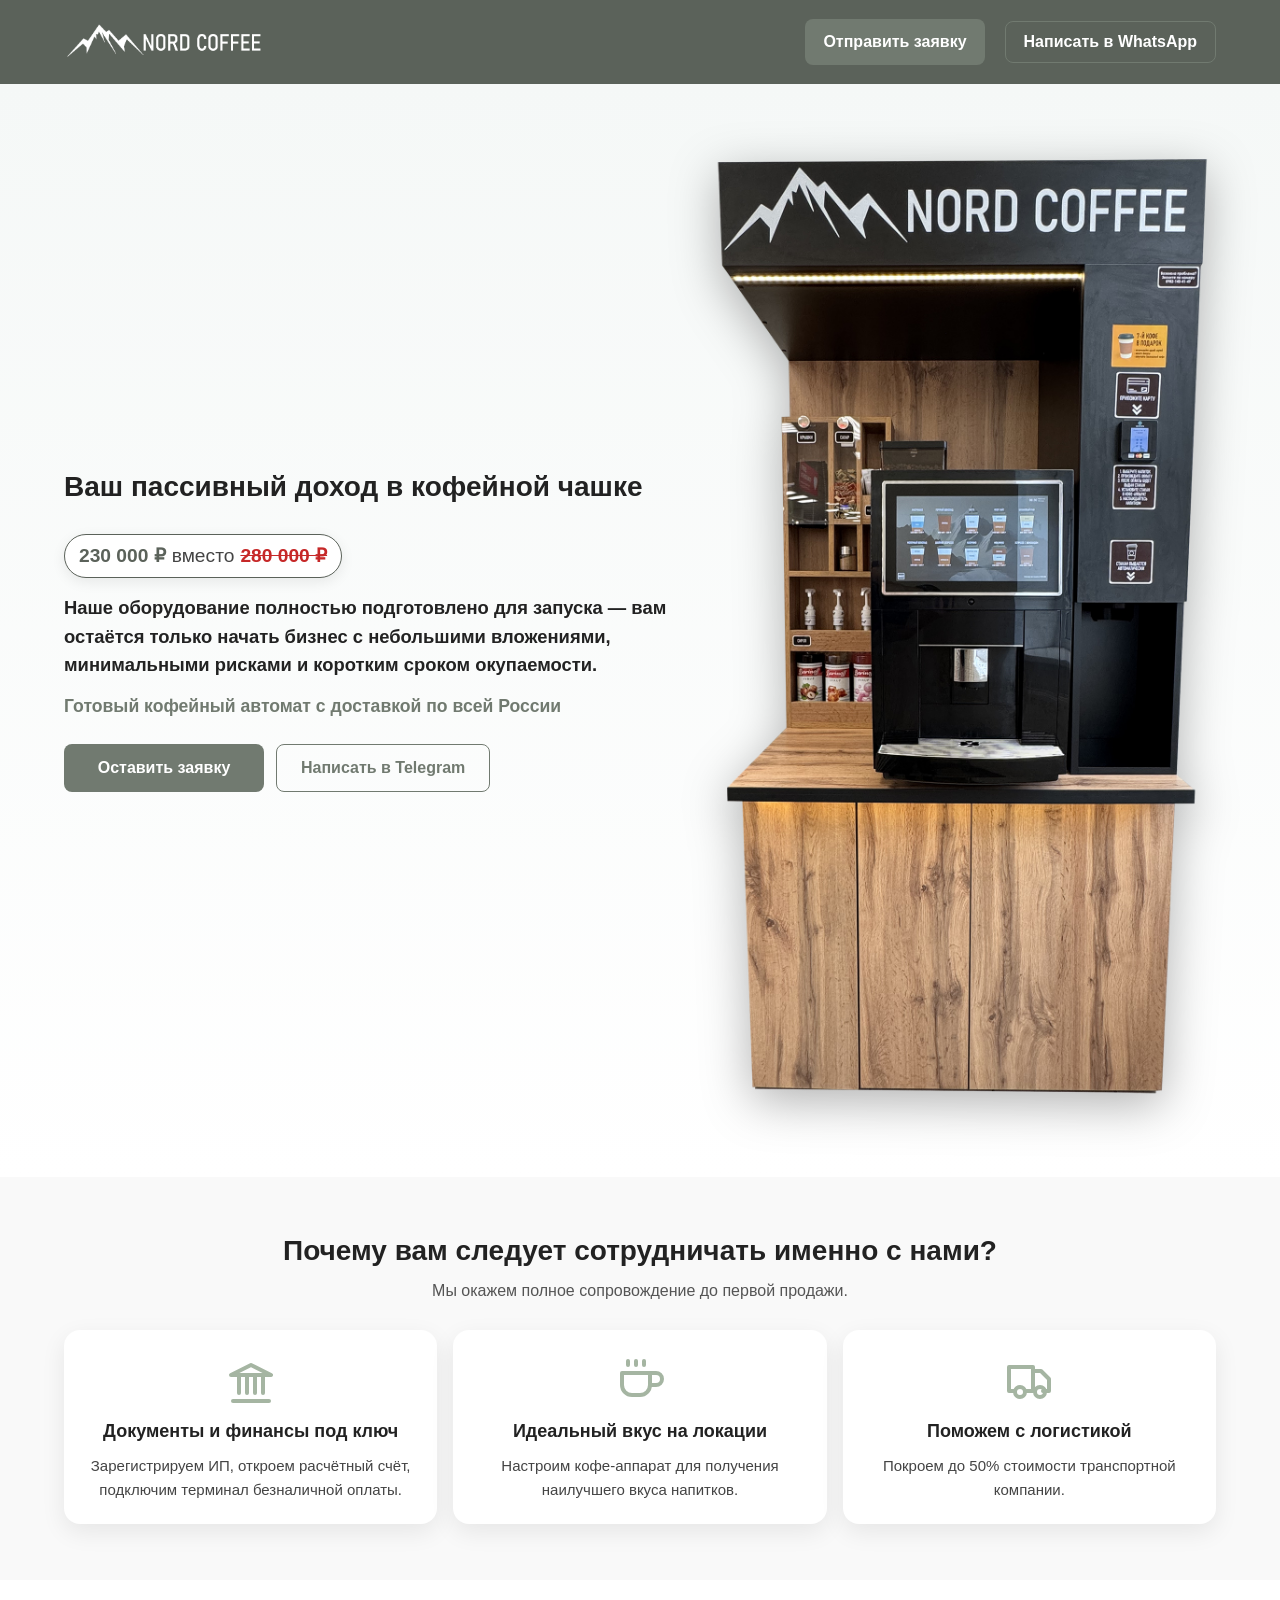
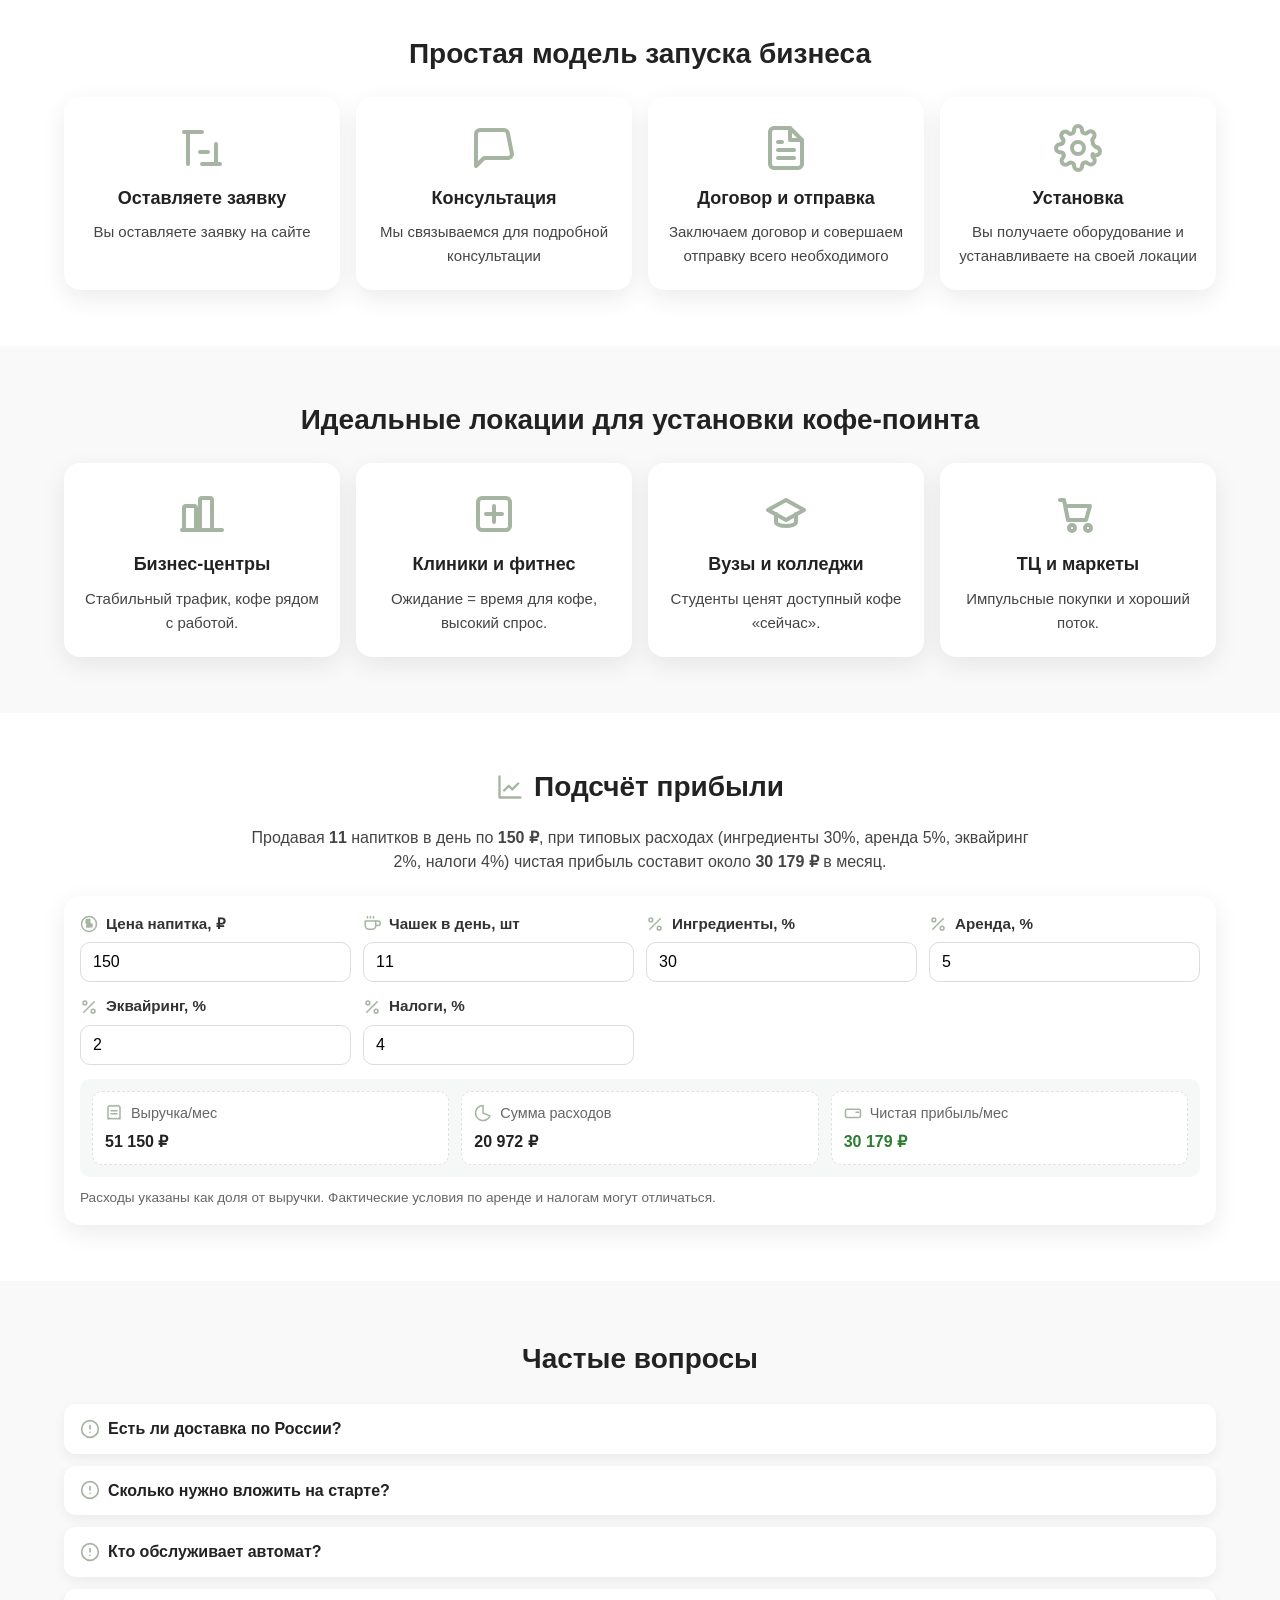
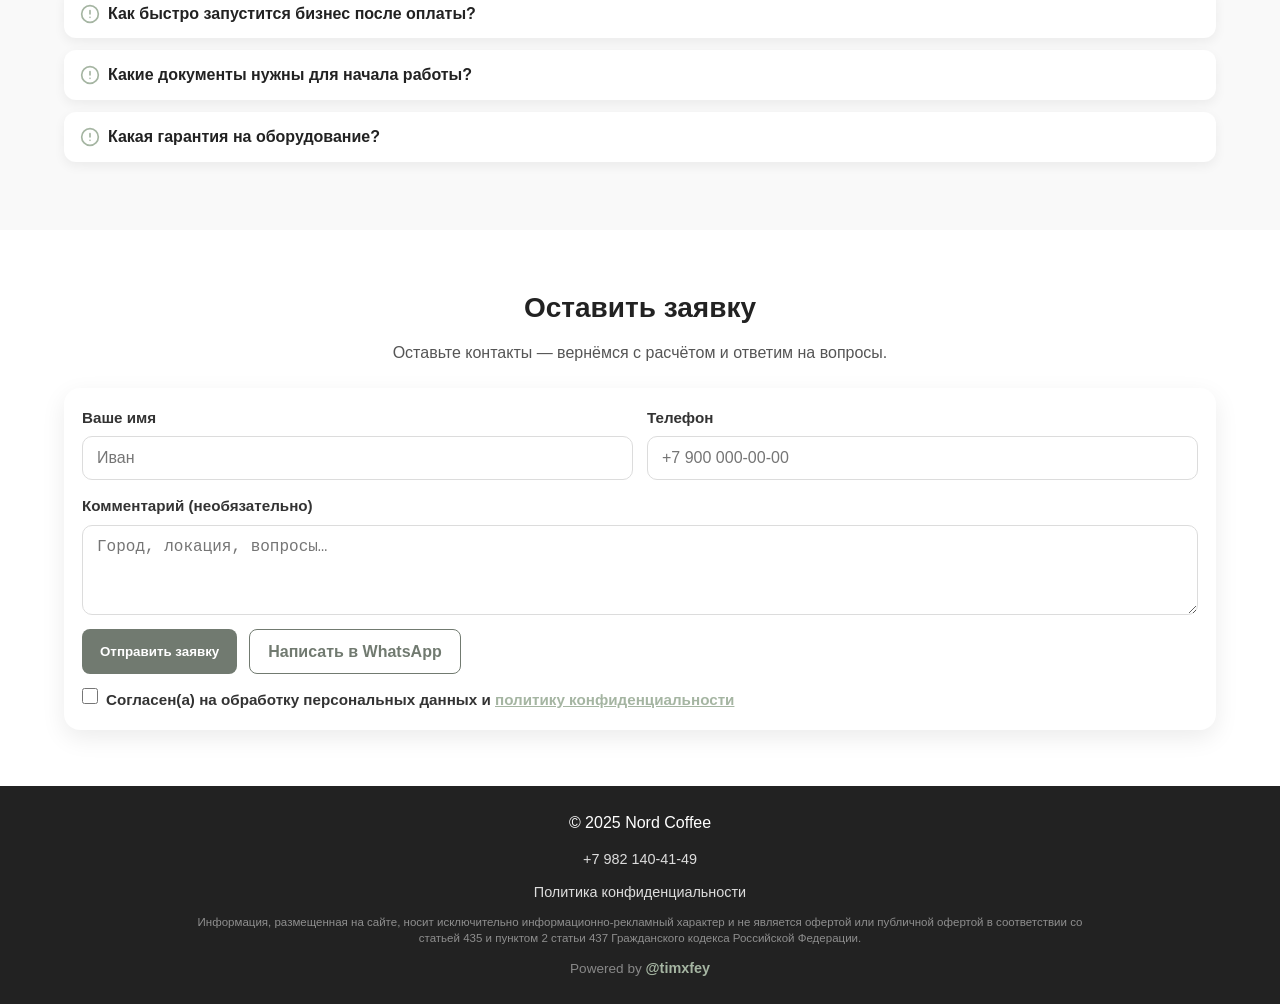
<file: index.html>
<!DOCTYPE html>
<html lang="ru">
<head>
  <meta charset="UTF-8"/>
  <meta name="viewport" content="width=device-width, initial-scale=1"/>
  <title>Nord Coffee</title>
  <link rel="stylesheet" href="style.css"/>
</head>
<body>
  <!-- Шапка -->
  <header class="header">
    <div class="container header__row">
      <div class="header__logo">
        <img src="images/logo.png" alt="Nord Coffee" class="logo-img"/>
      </div>
      <button class="burger" aria-label="Открыть меню"></button>
      <nav class="nav">
         <a href="#contacts" class="btn">Отправить заявку</a>
         <a href="https://wa.me/79821404149" target="_blank" rel="noopener" class="btn btn--ghost">Написать в WhatsApp</a>
      </nav>
    </div>
  </header>

  <!-- Hero -->
  <section id="hero" class="hero">
  <div class="container hero__grid">
    
    <!-- Левая часть: текст -->
    <div class="hero__text">
      <h1>Ваш пассивный доход в кофейной чашке</h1>

      <p class="price-badge">
        <span class="price-badge__now">230&nbsp;000 ₽</span>
        <span class="price-badge__sep">вместо</span>
        <span class="price-badge__old">280&nbsp;000 ₽</span>
      </p>

      <p class="hero-desc">
        Наше оборудование полностью подготовлено для запуска — вам остаётся только начать бизнес с небольшими вложениями,
        минимальными рисками и коротким сроком окупаемости.
      </p>

      <p class="hero-subtag">Готовый кофейный автомат с доставкой по всей России</p>

      <div class="hero__cta">
        <a href="#contacts" class="btn">Оставить заявку</a>
        <a href="https://t.me/nordcoffeee" target="_blank" rel="noopener" class="btn btn--ghost">Написать в Telegram</a>
      </div>
    </div>

    <!-- Правая часть: картинка -->
    <div class="hero__img">
      <img src="images/coffee-point.png" alt="Кофе-поинт Nord Coffee"/>
    </div>

  </div>
</section>



  <!-- Почему мы -->
<section id="why-us" class="section why">
  <div class="container">
    <h2 class="why__title">Почему вам следует сотрудничать именно с нами?</h2>
    <p class="why__lead">Мы окажем полное сопровождение до первой продажи.</p>

    <ul class="why__cards">
      <li class="why__card">
        <!-- landmark -->
        <svg class="why__icon" viewBox="0 0 24 24" fill="none" stroke="currentColor" stroke-width="2"
             stroke-linecap="round" stroke-linejoin="round" aria-hidden="true">
          <path d="M3 22h18"/>
          <path d="M6 18V9"/>
          <path d="M10 18V9"/>
          <path d="M14 18V9"/>
          <path d="M18 18V9"/>
          <path d="M2 9l10-5 10 5z"/>
        </svg>
        <h3>Документы и финансы под ключ</h3>
        <p>Зарегистрируем ИП, откроем расчётный счёт, подключим терминал безналичной оплаты.</p>
      </li>

      <li class="why__card">
        <!-- coffee -->
        <svg class="why__icon" viewBox="0 0 24 24" fill="none" stroke="currentColor" stroke-width="2"
             stroke-linecap="round" stroke-linejoin="round" aria-hidden="true">
          <path d="M17 8h3a3 3 0 0 1 0 6h-3"/>
          <path d="M3 8h14v6a5 5 0 0 1-5 5H8a5 5 0 0 1-5-5Z"/>
          <path d="M6 2v2"/>
          <path d="M10 2v2"/>
          <path d="M14 2v2"/>
        </svg>
        <h3>Идеальный вкус на локации</h3>
        <p>Настроим кофе-аппарат для получения наилучшего вкуса напитков.</p>
      </li>

      <li class="why__card">
        <!-- truck -->
        <svg class="why__icon" viewBox="0 0 24 24" fill="none" stroke="currentColor" stroke-width="2"
             stroke-linecap="round" stroke-linejoin="round" aria-hidden="true">
          <path d="M10 17h4V5H2v12h3"/>
          <path d="M14 7h4l4 4v6h-3"/>
          <circle cx="7.5" cy="17.5" r="2.5"/>
          <circle cx="17.5" cy="17.5" r="2.5"/>
        </svg>
        <h3>Поможем с логистикой</h3>
        <p>Покроем до 50% стоимости транспортной компании.</p>
      </li>
    </ul>
  </div>
</section>


<!-- Простая модель запуска бизнеса -->
<section id="steps" class="section steps">
  <div class="container">
    <h2 class="steps__title">Простая модель запуска бизнеса</h2>

    <ul class="steps__grid">
      <li class="steps__item">
        <!-- заявка -->
        <svg class="steps__icon" viewBox="0 0 24 24" fill="none" stroke="currentColor"
             stroke-width="2" stroke-linecap="round" stroke-linejoin="round">
          <path d="M12 20h9" />
          <path d="M12 4H3" />
          <path d="M5 20V4" />
          <path d="M19 20V10" />
          <path d="M15 14h-4" />
        </svg>
        <h3>Оставляете заявку</h3>
        <p>Вы оставляете заявку на сайте</p>
      </li>

      <li class="steps__item">
        <!-- консультация -->
        <svg class="steps__icon" viewBox="0 0 24 24" fill="none" stroke="currentColor"
             stroke-width="2" stroke-linecap="round" stroke-linejoin="round">
          <path d="M21 15a2 2 0 0 1-2 2H7l-4 4V5a2 2 0 0 1 2-2h12a2 2 0 0 1 2 2z"/>
        </svg>
        <h3>Консультация</h3>
        <p>Мы связываемся для подробной консультации</p>
      </li>

      <li class="steps__item">
        <!-- договор -->
        <svg class="steps__icon" viewBox="0 0 24 24" fill="none" stroke="currentColor"
             stroke-width="2" stroke-linecap="round" stroke-linejoin="round">
          <path d="M14 2H6a2 2 0 0 0-2 2v16a2 2 0 0 0 2 2h12a2 2 0 0 0 2-2V8z"/>
          <path d="M14 2v6h6"/>
          <path d="M16 13H8"/>
          <path d="M16 17H8"/>
          <path d="M10 9H8"/>
        </svg>
        <h3>Договор и отправка</h3>
        <p>Заключаем договор и совершаем отправку всего необходимого</p>
      </li>

      <li class="steps__item">
        <!-- установка -->
        <svg class="steps__icon" viewBox="0 0 24 24" fill="none" stroke="currentColor"
             stroke-width="2" stroke-linecap="round" stroke-linejoin="round">
          <circle cx="12" cy="12" r="3"/>
          <path d="M19.4 15a1.65 1.65 0 0 0 .33 1.82l.06.06a2 2 0 0 1-2.83 2.83l-.06-.06a1.65 1.65 0 0 0-1.82-.33
                   1.65 1.65 0 0 0-1 1.51V21a2 2 0 0 1-4 0v-.09a1.65 1.65 0 0 0-1-1.51
                   1.65 1.65 0 0 0-1.82.33l-.06.06a2 2 0 0 1-2.83-2.83l.06-.06
                   a1.65 1.65 0 0 0 .33-1.82 1.65 1.65 0 0 0-1.51-1H3a2 2 0 0 1 0-4h.09
                   a1.65 1.65 0 0 0 1.51-1 1.65 1.65 0 0 0-.33-1.82l-.06-.06
                   a2 2 0 0 1 2.83-2.83l.06.06a1.65 1.65 0 0 0 1.82.33H9
                   a1.65 1.65 0 0 0 1-1.51V3a2 2 0 0 1 4 0v.09
                   a1.65 1.65 0 0 0 1 1.51 1.65 1.65 0 0 0 1.82-.33l.06-.06
                   a2 2 0 0 1 2.83 2.83l-.06.06a1.65 1.65 0 0 0-.33 1.82V9
                   c0 .69.28 1.35.77 1.83.48.48 1.14.77 1.83.77H21a2 2 0 0 1 0 4h-.09
                   a1.65 1.65 0 0 0-1.51 1z"/>
        </svg>
        <h3>Установка</h3>
        <p>Вы получаете оборудование и устанавливаете на своей локации</p>
      </li>
    </ul>
  </div>
</section>



<!-- Идеальные локации для установки кофе-поинта -->
<section id="locations" class="section loc">
  <div class="container">
    <h2 class="loc__title">Идеальные локации для установки кофе-поинта</h2>

    <ul class="loc__cards">
      <li class="loc__card">
        <!-- Бизнес-центры -->
        <svg class="loc__icon" viewBox="0 0 24 24" fill="none" stroke="currentColor"
             stroke-width="2" stroke-linecap="round" stroke-linejoin="round" aria-hidden="true">
          <rect x="3" y="8" width="6" height="12" rx="1"></rect>
          <rect x="11" y="4" width="6" height="16" rx="1"></rect>
          <path d="M2 20h20"></path>
        </svg>
        <h3>Бизнес-центры</h3>
        <p>Стабильный трафик, кофе рядом с работой.</p>
      </li>

      <li class="loc__card">
        <!-- Клиники и фитнес -->
        <svg class="loc__icon" viewBox="0 0 24 24" fill="none" stroke="currentColor"
             stroke-width="2" stroke-linecap="round" stroke-linejoin="round" aria-hidden="true">
          <rect x="4" y="4" width="16" height="16" rx="2"></rect>
          <path d="M12 8v8M8 12h8"></path>
        </svg>
        <h3>Клиники и фитнес</h3>
        <p>Ожидание = время для кофе, высокий спрос.</p>
      </li>

      <li class="loc__card">
        <!-- Вузы и колледжи -->
        <svg class="loc__icon" viewBox="0 0 24 24" fill="none" stroke="currentColor"
             stroke-width="2" stroke-linecap="round" stroke-linejoin="round" aria-hidden="true">
          <polygon points="12,5 3,10 12,15 21,10 12,5"></polygon>
          <path d="M7 12v4c0 1.1 2.24 2 5 2s5-.9 5-2v-4"></path>
        </svg>
        <h3>Вузы и колледжи</h3>
        <p>Студенты ценят доступный кофе «сейчас».</p>
      </li>

      <li class="loc__card">
        <!-- ТЦ и маркеты -->
        <svg class="loc__icon" viewBox="0 0 24 24" fill="none" stroke="currentColor"
             stroke-width="2" stroke-linecap="round" stroke-linejoin="round" aria-hidden="true">
          <path d="M3 5h2l2 10h9l2-7H7"></path>
          <circle cx="9" cy="19" r="1.5"></circle>
          <circle cx="17" cy="19" r="1.5"></circle>
        </svg>
        <h3>ТЦ и маркеты</h3>
        <p>Импульсные покупки и хороший поток.</p>
      </li>
    </ul>
  </div>
</section>

<!-- Подсчет прибыли -->
<section id="profit" class="section profit">
  <div class="container">
    <h2 class="profit__title">
      <!-- line-chart -->
      <svg class="profit__title-icon" viewBox="0 0 24 24" fill="none" stroke="currentColor"
           stroke-width="2" stroke-linecap="round" stroke-linejoin="round" aria-hidden="true">
        <path d="M3 3v18h18"/>
        <path d="M19 9l-5 5-3-3-4 4"/>
      </svg>
      Подсчёт прибыли
    </h2>


<p class="profit__lead">
  Продавая <strong>11</strong> напитков в день по <strong>150 ₽</strong>, 
  при типовых расходах (ингредиенты 30%, аренда 5%, эквайринг 2%, налоги 4%) 
  чистая прибыль составит около <strong>30&nbsp;179 ₽</strong> в месяц.
</p>


    <form class="calc" id="profit-calc" onsubmit="return false;">
      <div class="calc__grid">
        <div class="calc__group">
          <label>
            <!-- circle-dollar-sign -->
            <svg class="calc__icon" viewBox="0 0 24 24" fill="none" stroke="currentColor"
                 stroke-width="2" stroke-linecap="round" stroke-linejoin="round">
              <circle cx="12" cy="12" r="10"></circle>
              <path d="M16 12a4 4 0 0 1-4 4H9v-2h3a2 2 0 1 0 0-4H10a2 2 0 1 1 0-4h3v2h-3a2 2 0 1 0 0 4h2a4 4 0 0 1 4 4z"></path>
            </svg>
            Цена напитка, ₽
          </label>
          <input type="number" name="price" min="50" step="10" value="150" inputmode="numeric">
        </div>

        <div class="calc__group">
          <label>
            <!-- coffee -->
            <svg class="calc__icon" viewBox="0 0 24 24" fill="none" stroke="currentColor"
                 stroke-width="2" stroke-linecap="round" stroke-linejoin="round">
              <path d="M17 8h3a3 3 0 0 1 0 6h-3"/>
              <path d="M3 8h14v6a5 5 0 0 1-5 5H8a5 5 0 0 1-5-5Z"/>
              <path d="M6 2v2M10 2v2M14 2v2"/>
            </svg>
            Чашек в день, шт
          </label>
          <input type="number" name="cups" min="1" step="1" value="11" inputmode="numeric">
        </div>

        <div class="calc__group">
          <label>
            <!-- percent -->
            <svg class="calc__icon" viewBox="0 0 24 24" fill="none" stroke="currentColor"
                 stroke-width="2" stroke-linecap="round" stroke-linejoin="round">
              <line x1="19" y1="5" x2="5" y2="19"/>
              <circle cx="6.5" cy="6.5" r="2.5"/>
              <circle cx="17.5" cy="17.5" r="2.5"/>
            </svg>
            Ингредиенты, %
          </label>
          <input type="number" name="ingredients" min="0" max="100" step="1" value="30" inputmode="numeric">
        </div>

        <div class="calc__group">
          <label>
            <svg class="calc__icon" viewBox="0 0 24 24" fill="none" stroke="currentColor"
                 stroke-width="2" stroke-linecap="round" stroke-linejoin="round">
              <line x1="19" y1="5" x2="5" y2="19"/>
              <circle cx="6.5" cy="6.5" r="2.5"/>
              <circle cx="17.5" cy="17.5" r="2.5"/>
            </svg>
            Аренда, %
          </label>
          <input type="number" name="rent" min="0" max="100" step="1" value="5" inputmode="numeric">
        </div>

        <div class="calc__group">
          <label>
            <svg class="calc__icon" viewBox="0 0 24 24" fill="none" stroke="currentColor"
                 stroke-width="2" stroke-linecap="round" stroke-linejoin="round">
              <line x1="19" y1="5" x2="5" y2="19"/>
              <circle cx="6.5" cy="6.5" r="2.5"/>
              <circle cx="17.5" cy="17.5" r="2.5"/>
            </svg>
            Эквайринг, %
          </label>
          <input type="number" name="acq" min="0" max="100" step="1" value="2" inputmode="numeric">
        </div>

        <div class="calc__group">
          <label>
            <svg class="calc__icon" viewBox="0 0 24 24" fill="none" stroke="currentColor"
                 stroke-width="2" stroke-linecap="round" stroke-linejoin="round">
              <line x1="19" y1="5" x2="5" y2="19"/>
              <circle cx="6.5" cy="6.5" r="2.5"/>
              <circle cx="17.5" cy="17.5" r="2.5"/>
            </svg>
            Налоги, %
          </label>
          <input type="number" name="tax" min="0" max="100" step="1" value="4" inputmode="numeric">
        </div>
      </div>

      <div class="calc__result" aria-live="polite">
        <div>
          <span class="calc__result-label">
            <!-- receipt -->
            <svg viewBox="0 0 24 24" class="calc__result-icon" fill="none" stroke="currentColor"
                 stroke-width="2" stroke-linecap="round" stroke-linejoin="round">
              <path d="M12 2l1.5 1L15 2l1.5 1L18 2l2 2v16l-2-1-1.5 1L15 19l-1.5 1L12 19l-1.5 1L9 19l-1.5 1L6 19l-2 1V4l2-2 1.5 1L9 2l1.5 1L12 2z"/>
              <path d="M8 13h8M8 9h8"/>
            </svg>
            Выручка/мес
          </span>
          <strong id="rev">—</strong>
        </div>
        <div>
          <span class="calc__result-label">
            <!-- pie-chart -->
            <svg viewBox="0 0 24 24" class="calc__result-icon" fill="none" stroke="currentColor"
                 stroke-width="2" stroke-linecap="round" stroke-linejoin="round">
              <path d="M21.21 15.89A10 10 0 1 1 12 2v10l9.21 3.89z"/>
            </svg>
            Сумма расходов
          </span>
          <strong id="costs">—</strong>
        </div>
        <div class="calc__net">
          <span class="calc__result-label">
            <!-- wallet -->
            <svg viewBox="0 0 24 24" class="calc__result-icon" fill="none" stroke="currentColor"
                 stroke-width="2" stroke-linecap="round" stroke-linejoin="round">
              <path d="M20 7H4a2 2 0 0 0-2 2v7a2 2 0 0 0 2 2h16a2 2 0 0 0 2-2V9a2 2 0 0 0-2-2z"/>
              <path d="M16 11h4"/>
            </svg>
            Чистая прибыль/мес
          </span>
          <strong id="net">—</strong>
        </div>
      </div>

      <p class="calc__note">Расходы указаны как доля от выручки. Фактические условия по аренде и налогам могут отличаться.</p>
    </form>
  </div>
</section>

<!--ЧЗВ-->
<section id="faq" class="section faq">
  <div class="container">
    <h2 class="faq__title">Частые вопросы</h2>

    <details class="faq__item">
      <summary>
        <svg class="faq__icon" viewBox="0 0 24 24" fill="none" stroke="currentColor"
             stroke-width="2" stroke-linecap="round" stroke-linejoin="round">
          <circle cx="12" cy="12" r="10"/>
          <path d="M12 8v4"/>
          <path d="M12 16h.01"/>
        </svg>
        Есть ли доставка по России?
      </summary>
      <div class="faq__a">
        Да. Отправляем из Сургута по всей стране, поможем с логистикой и подключением. Покрываем до 50% стоимости транспортной компании.
      </div>
    </details>

    <details class="faq__item">
      <summary>
        <svg class="faq__icon" viewBox="0 0 24 24" fill="none" stroke="currentColor"
             stroke-width="2" stroke-linecap="round" stroke-linejoin="round">
          <circle cx="12" cy="12" r="10"/>
          <path d="M12 8v4"/>
          <path d="M12 16h.01"/>
        </svg>
        Сколько нужно вложить на старте?
      </summary>
      <div class="faq__a">
        Зависит от модели и локации. На созвоне подберём оптимальный бюджет и окупаемость.
      </div>
    </details>

    <details class="faq__item">
      <summary>
        <svg class="faq__icon" viewBox="0 0 24 24" fill="none" stroke="currentColor"
             stroke-width="2" stroke-linecap="round" stroke-linejoin="round">
          <circle cx="12" cy="12" r="10"/>
          <path d="M12 8v4"/>
          <path d="M12 16h.01"/>
        </svg>
        Кто обслуживает автомат?
      </summary>
      <div class="faq__a">
        Обучаем вас или вашего сотрудника. Даём регламенты, помогаем выстроить сервис.
      </div>
    </details>

    <details class="faq__item">
      <summary>
        <svg class="faq__icon" viewBox="0 0 24 24" fill="none" stroke="currentColor"
             stroke-width="2" stroke-linecap="round" stroke-linejoin="round">
          <circle cx="12" cy="12" r="10"/>
          <path d="M12 8v4"/>
          <path d="M12 16h.01"/>
        </svg>
        Как быстро запустится бизнес после оплаты?
      </summary>
      <div class="faq__a">
        Обычно подготовка и отправка занимают до 14 дней. Доставка зависит от региона.
      </div>
    </details>

    <details class="faq__item">
      <summary>
        <svg class="faq__icon" viewBox="0 0 24 24" fill="none" stroke="currentColor"
             stroke-width="2" stroke-linecap="round" stroke-linejoin="round">
          <circle cx="12" cy="12" r="10"/>
          <path d="M12 8v4"/>
          <path d="M12 16h.01"/>
        </svg>
        Какие документы нужны для начала работы?
      </summary>
      <div class="faq__a">
        Достаточно регистрации ИП или ООО. Поможем с открытием расчётного счёта и подключением эквайринга.
      </div>
    </details>

    <details class="faq__item">
      <summary>
        <svg class="faq__icon" viewBox="0 0 24 24" fill="none" stroke="currentColor"
             stroke-width="2" stroke-linecap="round" stroke-linejoin="round">
          <circle cx="12" cy="12" r="10"/>
          <path d="M12 8v4"/>
          <path d="M12 16h.01"/>
        </svg>
        Какая гарантия на оборудование?
      </summary>
      <div class="faq__a">
        Гарантия — 1 год. Есть постгарантийное сопровождение и поддержка по рецептам и настройке.
      </div>
    </details>
  </div>
</section>

<!--ОС-->
<section id="contacts" class="section lead">
  <div class="container">
    <h2 class="lead__title">Оставить заявку</h2>
    <p class="lead__lead">Оставьте контакты — вернёмся с расчётом и ответим на вопросы.</p>

    <form id="lead-form" class="lead__form" novalidate>
      <div class="lead__group">
        <label>Ваше имя</label>
        <input type="text" name="name" placeholder="Иван" required autocomplete="name">
      </div>

      <div class="lead__group">
        <label>Телефон</label>
        <input type="tel" name="phone" placeholder="+7 900 000-00-00" required inputmode="tel" autocomplete="tel">
      </div>

      <div class="lead__group lead__group--full">
        <label>Комментарий (необязательно)</label>
        <textarea name="msg" rows="3" placeholder="Город, локация, вопросы…"></textarea>
      </div>

      <div class="lead__actions">
        <button type="submit" class="btn">Отправить заявку</button>
        <a class="btn btn--ghost" href="https://wa.me/79821404149" target="_blank" rel="noopener">Написать в WhatsApp</a>
      </div>

      <label class="lead__agree">
        <input type="checkbox" required>
        <span>Согласен(а) на обработку персональных данных и <a href="docs/privacy.html" target="_blank">политику конфиденциальности</a></span>
      </label>
    </form>

    <!-- Сообщение об успехе -->
    <div id="lead-toast" class="toast" role="status" aria-live="polite">Заявка отправлена. Свяжемся в ближайшее время.</div>
  </div>
</section>

  <script src="script.js"></script>
</body>
<footer class="footer">
  <div class="container footer__row">
    <p>© 2025 Nord Coffee</p>
    <p><a href="tel:+79821404149">+7 982 140-41-49</a></p>

    <a href="docs/privacy.html" target="_blank" rel="noopener">Политика конфиденциальности</a>

    <p class="disclaimer">
      Информация, размещенная на сайте, носит исключительно информационно-рекламный характер
      и не является офертой или публичной офертой в соответствии со статьей 435 и пунктом 2
      статьи 437 Гражданского кодекса Российской Федерации.
    </p>

    <p class="powered">
      Powered by <a href="https://t.me/timxfey" target="_blank" rel="noopener">@timxfey</a>
    </p>
  </div>
</footer>

</html>
</file>
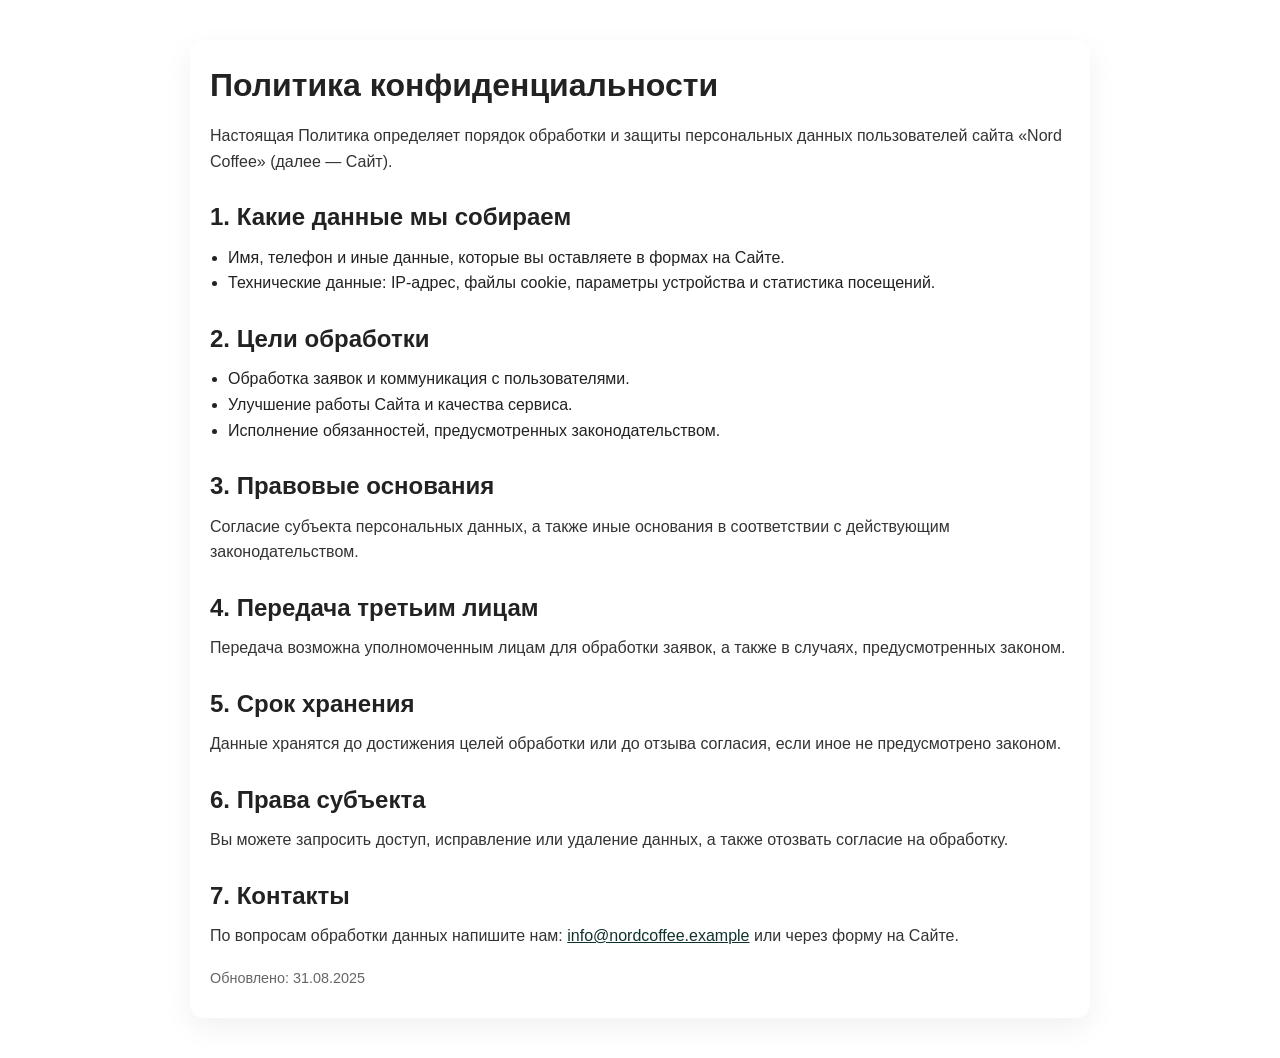
<file: docs/privacy.html>
<!DOCTYPE html>
<html lang="ru">
<head>
  <meta charset="UTF-8"/>
  <meta name="viewport" content="width=device-width, initial-scale=1"/>
  <title>Политика конфиденциальности — Nord Coffee</title>
  <meta name="robots" content="noindex"/>
  <link rel="stylesheet" href="../style.css"/>
  <style>
    .doc{max-width:900px;margin:40px auto;padding:20px;background:#fff;border-radius:14px;box-shadow:0 10px 30px rgba(0,0,0,.06)}
    .doc h1{margin-bottom:12px}
    .doc h2{margin-top:24px;margin-bottom:8px}
    .doc p{margin:8px 0;color:#333}
    .doc ul{margin:8px 0 8px 18px}
    .doc a{color:#10322C}
  </style>
</head>
<body>
  <main class="doc">
    <h1>Политика конфиденциальности</h1>
    <p>Настоящая Политика определяет порядок обработки и защиты персональных данных пользователей сайта «Nord Coffee» (далее — Сайт).</p>

    <h2>1. Какие данные мы собираем</h2>
    <ul>
      <li>Имя, телефон и иные данные, которые вы оставляете в формах на Сайте.</li>
      <li>Технические данные: IP-адрес, файлы cookie, параметры устройства и статистика посещений.</li>
    </ul>

    <h2>2. Цели обработки</h2>
    <ul>
      <li>Обработка заявок и коммуникация с пользователями.</li>
      <li>Улучшение работы Сайта и качества сервиса.</li>
      <li>Исполнение обязанностей, предусмотренных законодательством.</li>
    </ul>

    <h2>3. Правовые основания</h2>
    <p>Согласие субъекта персональных данных, а также иные основания в соответствии с действующим законодательством.</p>

    <h2>4. Передача третьим лицам</h2>
    <p>Передача возможна уполномоченным лицам для обработки заявок, а также в случаях, предусмотренных законом.</p>

    <h2>5. Срок хранения</h2>
    <p>Данные хранятся до достижения целей обработки или до отзыва согласия, если иное не предусмотрено законом.</p>

    <h2>6. Права субъекта</h2>
    <p>Вы можете запросить доступ, исправление или удаление данных, а также отозвать согласие на обработку.</p>

    <h2>7. Контакты</h2>
    <p>По вопросам обработки данных напишите нам: <a href="mailto:info@nordcoffee.example">info@nordcoffee.example</a> или через форму на Сайте.</p>

    <p style="margin-top:18px;font-size:.9rem;color:#666">Обновлено: 31.08.2025</p>
  </main>
</body>
</html>
</file>
<file: style.css>
/* Сброс */
* {
  margin: 0;
  padding: 0;
  box-sizing: border-box;
}

body {
  font-family: Inter, Arial, sans-serif;
  line-height: 1.6;
  color: #222;
  background: #fff;
}

.container {
  width: 90%;
  max-width: 1200px;
  margin: auto;
}

/* Шапка */
.header {
  background: #5b625a; /* живой зелёный */
  color: #fff;
  padding: 12px 0;
  position: sticky;
  top: 0;
  z-index: 10;
}

.header__row {
  display: flex;
  align-items: center;
  justify-content: space-between;
  gap: 20px;
}

.header__logo {
  display: flex;
  flex-direction: column;
  align-items: flex-start;
}

.logo-img {
  height: 60px; /* увеличенное лого */
  object-fit: contain;
}

.logo-text {
  font-size: 0.9rem;
  color: #fff; /* белый текст под логотипом */
  margin-top: 4px;
}

.nav {
  display: flex;
  gap: 20px;
  align-items: center;
}

.nav a {
  color: #fff; /* белые ссылки */
  text-decoration: none;
  font-weight: 600;
  padding: 10px 18px;
  border-radius: 8px;
  transition: 0.2s;
}

.nav a:hover {
  background: rgba(255, 255, 255, 0.12);
}

/* Бургер */
.burger {
  display: none;
  width: 32px;
  height: 32px;
  background: none;
  border: 0;
  position: relative;
  cursor: pointer;
}

.burger::before,
.burger::after {
  content: "";
  position: absolute;
  left: 6px;
  right: 6px;
  height: 2px;
  background: #fff; /* белые полоски на зелёной шапке */
  transition: 0.2s;
}

.burger::before {
  top: 10px;
}

.burger::after {
  top: 20px;
}

/* Hero */
.hero {
  padding: 64px 0;
  background: linear-gradient(0deg, #fff, #f5f8f7);
}

.hero__grid {
  display: grid;
  grid-template-columns: 1.1fr 0.9fr;
  gap: 32px;
  align-items: center;
}

.hero h1 {
  font-size: 28px;
  line-height: 1.3;
  margin-bottom: 18px;
}

.hero__badge {
  display: inline-flex;
  align-items: baseline;
  gap: 10px;
  font-weight: 700;
  font-size: 1.6rem;      /* крупнее */
  color: #00704a;         /* зелёная акцентная цена */
  margin-bottom: 20px;
}

.hero__badge span {
  font-weight: 600;
  font-size: 1.1rem;      /* чуть меньше */
  color: #c62828;         /* красная старая цена */
  text-decoration: line-through;
}

.hero__cta {
  display: flex;
  gap: 12px;
  flex-wrap: wrap;
}

/* Кнопки */
.btn {
  display: inline-block;
  padding: 15px 18px;
  border-radius: 8px;
  font-weight: 600;
  text-decoration: none;
  cursor: pointer;
  transition: 0.2s;
  background: #717a70; /* как шапка */
  color: #fff;
  border: none;
}

.btn:hover {
  background: #5b625a;
}

.btn--ghost {
   background: transparent;
  color: #717a70;
  border: 1px solid #717a70;
  padding: 12px 18px;   /* добавь это */
  line-height: 1.2;
}

.btn--ghost:hover {
  background: #e6f2ed;
}

.hero__img img {
  max-width: 100%;
  height: auto;
  filter: drop-shadow(0 12px 24px rgba(0, 0, 0, 0.30));
  border-radius: 16px;
}

/* Адаптив */
@media (max-width: 960px) {
  .hero__grid {
    grid-template-columns: 1fr;
  }
  .nav {
    display: none;
  }
  .burger {
    display: inline-block;
  }
  .nav.is-open {
    display: flex;
    flex-direction: column;
    position: absolute;
    right: 5%;
    top: 64px;
    gap: 10px;
    background: #5b625a;
    padding: 12px;
    border-radius: 10px;
    box-shadow: 0 8px 24px rgba(0, 0, 0, 0.12);
  }
  .nav.is-open a {
    padding: 10px 14px;
  }
}

@media (max-width: 520px) {
  .hero h1 {
    font-size: 22px;
  }
}

/* Общий отступ секций, если ещё нет */
.section{padding:56px 0}

/* WHY US */
.why__title{
  text-align:center;
  font-size:28px;
  line-height:1.25;
  margin-bottom:10px;
}
.why__lead{
  text-align:center;
  color:#555;
  margin:0 auto 26px;
  max-width:720px;
}

.why__cards{
  list-style:none;
  display:grid;
  grid-template-columns:repeat(3,1fr);
  gap:16px;
}
.why__card{
  background:#fff;
  border-radius:16px;
  box-shadow:0 8px 24px rgba(0,0,0,.08);
  padding:22px 18px;
  text-align:center;
  transition:transform .2s ease, box-shadow .2s ease;
}
.why__card:hover{
  transform:translateY(-4px);
  box-shadow:0 12px 32px rgba(0,0,0,.10);
}

.why__icon{
  width:48px;height:48px;
  color:#a5b5a2; /* тот же живой зелёный */
  margin:2px auto 12px;
  display:block;
}
.why__card h3{
  font-size:18px;
  margin:6px 0 8px;
}
.why__card p{
  color:#444;
  font-size:15px;
}

/* Адаптив */
@media (max-width: 960px){
  .why__cards{ grid-template-columns:1fr; }
}

/* LOCATIONS */
.loc__title{
  text-align:center;
  font-size:28px;
  line-height:1.25;
  margin-bottom:26px;
}

.loc__cards{
  list-style:none;
  display:grid;
  grid-template-columns:repeat(4,1fr);
  gap:16px;
}

.loc__card{
  background:#fff;
  border-radius:16px;
  box-shadow:0 8px 24px rgba(0,0,0,.08);
  padding:22px 18px;
  text-align:center;
  transition:transform .2s ease, box-shadow .2s ease;
}

.loc__card:hover{
  transform:translateY(-4px);
  box-shadow:0 12px 32px rgba(0,0,0,.10);
}

.loc__icon{
  width:48px; height:48px;
  color:#a5b5a2; /* фирменный зелёный */
  margin:2px auto 12px;
  display:block;
}

.loc__card h3{
  font-size:18px;
  margin:6px 0 8px;
}

.loc__card p{
  color:#444;
  font-size:15px;
}

/* адаптив */
@media (max-width: 960px){
  .loc__cards{ grid-template-columns:repeat(2,1fr); }
}
@media (max-width: 520px){
  .loc__cards{ grid-template-columns:1fr; }
}
/* STEPS */
.steps__title {
  text-align: center;
  font-size: 28px;
  line-height: 1.25;
  margin-bottom: 26px;
}

.steps__grid {
  list-style: none;
  display: grid;
  grid-template-columns: repeat(4,1fr);
  gap: 16px;
}

.steps__item {
  background: #fff;
  border-radius: 16px;
  box-shadow: 0 8px 24px rgba(0,0,0,.08);
  padding: 22px 18px;
  text-align: center;
  transition: transform .2s ease, box-shadow .2s ease;
}

.steps__item:hover {
  transform: translateY(-4px);
  box-shadow: 0 12px 32px rgba(0,0,0,.10);
}

.steps__icon {
  width: 48px;
  height: 48px;
  color: #a5b5a2; /* фирменный зелёный */
  margin: 2px auto 12px;
  display: block;
}

.steps__item h3 {
  font-size: 18px;
  margin: 6px 0 8px;
}

.steps__item p {
  color: #444;
  font-size: 15px;
}

/* адаптив */
@media (max-width: 960px){
  .steps__grid{ grid-template-columns:repeat(2,1fr); }
}
@media (max-width: 520px){
  .steps__grid{ grid-template-columns:1fr; }
}
/* PROFIT */
.profit__title{
  text-align:center;
  font-size:28px;
  line-height:1.25;
  margin-bottom:22px;
  display:flex;align-items:center;justify-content:center;gap:10px;
}
.profit__title-icon{width:28px;height:28px;color:#a5b5a2}

.calc{
  background:#fff;
  border-radius:16px;
  box-shadow:0 8px 24px rgba(0,0,0,.08);
  padding:16px;
}

.calc__grid{
  display:grid;
  grid-template-columns:repeat(4,1fr);
  gap:12px;
  margin-bottom:14px;
}
.calc__group label{
  display:flex;align-items:center;gap:8px;
  font-size:.95rem;color:#333;margin-bottom:6px;font-weight:600;
}
.calc__icon{width:18px;height:18px;color:#a5b5a2}
.calc__group input{
  width:100%;
  padding:10px 12px;
  border:1px solid #dcdcdc;
  border-radius:10px;
  font-size:1rem;
  background:#fff;
}

.calc__result{
  display:grid;
  grid-template-columns:repeat(3,1fr);
  gap:12px;
  padding:12px;
  background:#f5f8f7;
  border-radius:10px;
}
.calc__result > div{
  background:#fff;
  border:1px dashed #e2e2e2;
  border-radius:10px;
  padding:10px 12px;
}
.calc__result-label{
  display:flex;align-items:center;gap:8px;
  font-size:.9rem;color:#666;margin-bottom:4px;
}
.calc__result-icon{width:18px;height:18px;color:#a5b5a2}
.calc__net strong{ color:#2e7d32; }

.calc__note{
  margin-top:10px;
  font-size:.85rem;
  color:#666;
}

/* адаптив калькулятора */
@media (max-width: 960px){
  .calc__grid{ grid-template-columns: repeat(2, 1fr); }
  .calc__result{ grid-template-columns: 1fr; }
}
@media (max-width: 520px){
  .calc{ padding:12px; }
}
.profit__lead {
  text-align: center;
  max-width: 800px;
  color: #444;
  margin: 0 auto 22px;
  font-size: 1rem;
  line-height: 1.5;
}
/* FAQ */
.faq__title {
  text-align: center;
  font-size: 28px;
  margin-bottom: 22px;
}

.faq__item {
  background: #fff;
  border-radius: 12px;
  box-shadow: 0 4px 12px rgba(0,0,0,.06);
  margin-bottom: 12px;
  padding: 12px 16px;
}

.faq__item summary {
  cursor: pointer;
  font-weight: 600;
  display: flex;
  align-items: center;
  gap: 8px;
  list-style: none;
}

.faq__item[open] summary {
  color: #a5b5a2;
}

.faq__icon {
  width: 20px;
  height: 20px;
  flex-shrink: 0;
  color: #a5b5a2;
}

.faq__a {
  margin-top: 8px;
  color: #444;
  font-size: 15px;
  line-height: 1.5;
}

/* LEAD FORM */
.lead__title{
  text-align:center;
  font-size:28px;
  margin-bottom:10px;
}
.lead__lead{
  text-align:center;
  color:#555;
  margin:0 auto 22px;
  max-width:720px;
}

.lead__form{
  background:#fff;
  border-radius:16px;
  box-shadow:0 8px 24px rgba(0,0,0,.08);
  padding:18px;
  display:grid;
  grid-template-columns:repeat(2,1fr);
  gap:14px;
}

.lead__group{display:flex;flex-direction:column;gap:6px}
.lead__group--full{grid-column:1/-1}

.lead__form label{font-weight:600;font-size:.95rem;color:#333}
.lead__form input,
.lead__form textarea{
  width:100%;
  padding:12px 14px;
  border:1px solid #dcdcdc;
  border-radius:10px;
  font-size:1rem;
  outline:none;
  background:#fff;
}
.lead__form textarea{resize:vertical;min-height:90px}

.lead__actions{
  grid-column:1/-1;
  display:flex;
  gap:12px;
  flex-wrap:wrap;
  align-items:center;
}


.lead__agree{
  grid-column:1/-1;
  display:flex;
  align-items:flex-start;
  gap:8px;
  font-size:.9rem;
  color:#555;
}

.lead__agree input {
  margin: 0;
  width: 16px;
  height: 16px;
}
.lead__agree a{color:#a5b5a2;text-decoration:underline}

.toast{
  position:fixed; left:50%; bottom:80px; transform:translateX(-50%) translateY(10px);
  background:#222; color:#fff; padding:10px 14px; border-radius:10px; opacity:0; pointer-events:none;
  transition:opacity .25s ease, transform .25s ease; z-index:1000;
}
.toast.is-show{opacity:1; transform:translateX(-50%) translateY(0)}

@media (max-width:960px){
  .lead__form{ grid-template-columns:1fr; }
}

/* --- FIX: выравнивание кнопок в hero --- */
.hero__cta .btn,
.hero__cta .btn--ghost {
  padding: 12px 24px;   /* одинаковые отступы */
  line-height: 1.2;
  height: 48px;         /* одинаковая высота */
  display: inline-flex;
  align-items: center;
  justify-content: center;
  min-width: 200px;     /* одинаковая ширина */
}

/* Чередование секций */
.section:nth-of-type(even) {
  background: #f9f9f9; /* светлый фон для чётных блоков */
}

/* Общий стиль карточек */
.why__card,
.loc__card,
.steps__item {
  border-top: 3px solid transparent;
  transition: transform .2s ease, box-shadow .2s ease, border-color .2s ease;
}

.why__card:hover,
.loc__card:hover,
.steps__item:hover {
  transform: translateY(-4px);
  box-shadow: 0 12px 32px rgba(0,0,0,.12);
  border-color: #00704a; /* тонкий зелёный акцент сверху */
}

/* HERO image: 3D-tilt + мягкий hover/float */
.hero__img{perspective:1000px}
.hero__img img{
  will-change: transform, filter;
  transition: transform .35s ease, filter .35s ease;
  transform: translateZ(0) rotateX(0) rotateY(0);
}
.hero__img.is-tilting img{
  transform:
    rotateX(var(--rx,0deg))
    rotateY(var(--ry,0deg))
    translateZ(0)
    scale(1.02);
}
.hero__img.is-hover img{
  filter: drop-shadow(0 26px 46px rgba(0,0,0,.22));
}

/* На тач-устройствах — лёгкое «парение» без курсора */
@media (hover:none), (pointer:coarse){
  .hero__img img{ animation: float 7s ease-in-out infinite alternate; }
}
@keyframes float{
  from{ transform: translateY(0) scale(1.01); }
  to  { transform: translateY(-6px) scale(1.015); }
}

/* Микро-анимации кнопок (везде) */
.btn, .btn--ghost{
  box-shadow: 0 0 0 rgba(0,0,0,0);
  transform: translateZ(0);
  transition: transform .18s ease, box-shadow .18s ease, background .18s ease, color .18s ease, border-color .18s ease;
}
.btn:hover, .btn--ghost:hover{
  transform: translateY(-1px);
  box-shadow: 0 8px 18px rgba(0,0,0,.12);
}
.btn:active, .btn--ghost:active{
  transform: translateY(0);
  box-shadow: 0 4px 10px rgba(0,0,0,.10);
}

/* Если пользователь предпочитает без анимаций — отключаем */
@media (prefers-reduced-motion: reduce){
  .hero__img img{ animation:none !important; transition:none !important; }
  .btn, .btn--ghost{ transition:none !important; }
}

/* FOOTER */
.footer {
  background: #222;
  color: #fff;
  padding: 24px 0;
}

.footer__row {
  display: grid;
  gap: 10px;
  justify-items: center;
  text-align: center;
}

.footer a {
  color: #ddd;
  text-decoration: none;
  font-size: 0.9rem;
}

.footer a:hover {
  color: #fff;
}

.disclaimer {
  font-size: 0.72rem;
  opacity: 0.8;
  max-width: 900px;
  color: #aaa;
  line-height: 1.4;
}
.powered {
  font-size: 0.85rem;
  color: #888;
}

.powered a {
  color: #a5b5a2;
  text-decoration: none;
  font-weight: 600;
}

.powered a:hover {
  text-decoration: underline;
}
.price__now {
  padding: 4px 10px;
  border: 2px solid #5b625a;  /* цвет шапки */
  border-radius: 10px;
  font-weight: 700;
  color: #5b625a;
}

.price__old {
  color: #c62828;
  text-decoration: line-through;
}
/* --- Price capsule (hero) --- */
.price-badge{
  display:inline-flex;align-items:center;gap:10px;
  padding:8px 14px;
  background:#fff;
  border:1px solid #5b625a;         /* рамка в цвет шапки */
  border-radius:999px;               /* аккуратная капсула */
  box-shadow:0 4px 14px rgba(0,0,0,.08);
}
.price-badge__now{color:#5b625a;font-weight:700}
.price-badge__sep{color:#666;font-weight:600}
.price-badge__old{color:#c62828;text-decoration:line-through;font-weight:600}

/* --- Hero price capsule --- */
.price-badge {
  display: inline-flex;
  align-items: center;
  gap: 6px;
  padding: 6px 14px;
  background: #fff;
  border: 1px solid #5b625a;   /* цвет шапки */
  border-radius: 999px;        /* делает капсулу */
  font-size: 1.2rem;
  font-weight: 600;
  margin: 10px 0 16px;
}

.price-badge__now {
  color: #5b625a;              /* зелёный */
  font-weight: 700;
}

.price-badge__sep {
  color: #444;                 /* серый для "вместо" */
  font-weight: 500;
}

.price-badge__old {
  color: #c62828;              /* красный */
  text-decoration: line-through;
  font-weight: 600;
}

/* --- Hero texts --- */
.hero-desc {
  margin: 0 0 12px;
  font-size: 1.15rem;
  line-height: 1.55;
  color: #222;
  font-weight: 600;   /* жирный текст */
}

.hero-subtag {
  margin: 0 0 24px;
  font-size: 1.1rem;
  font-weight: 700;   /* ещё жирнее */
  color: #717a70;
}
</file>
